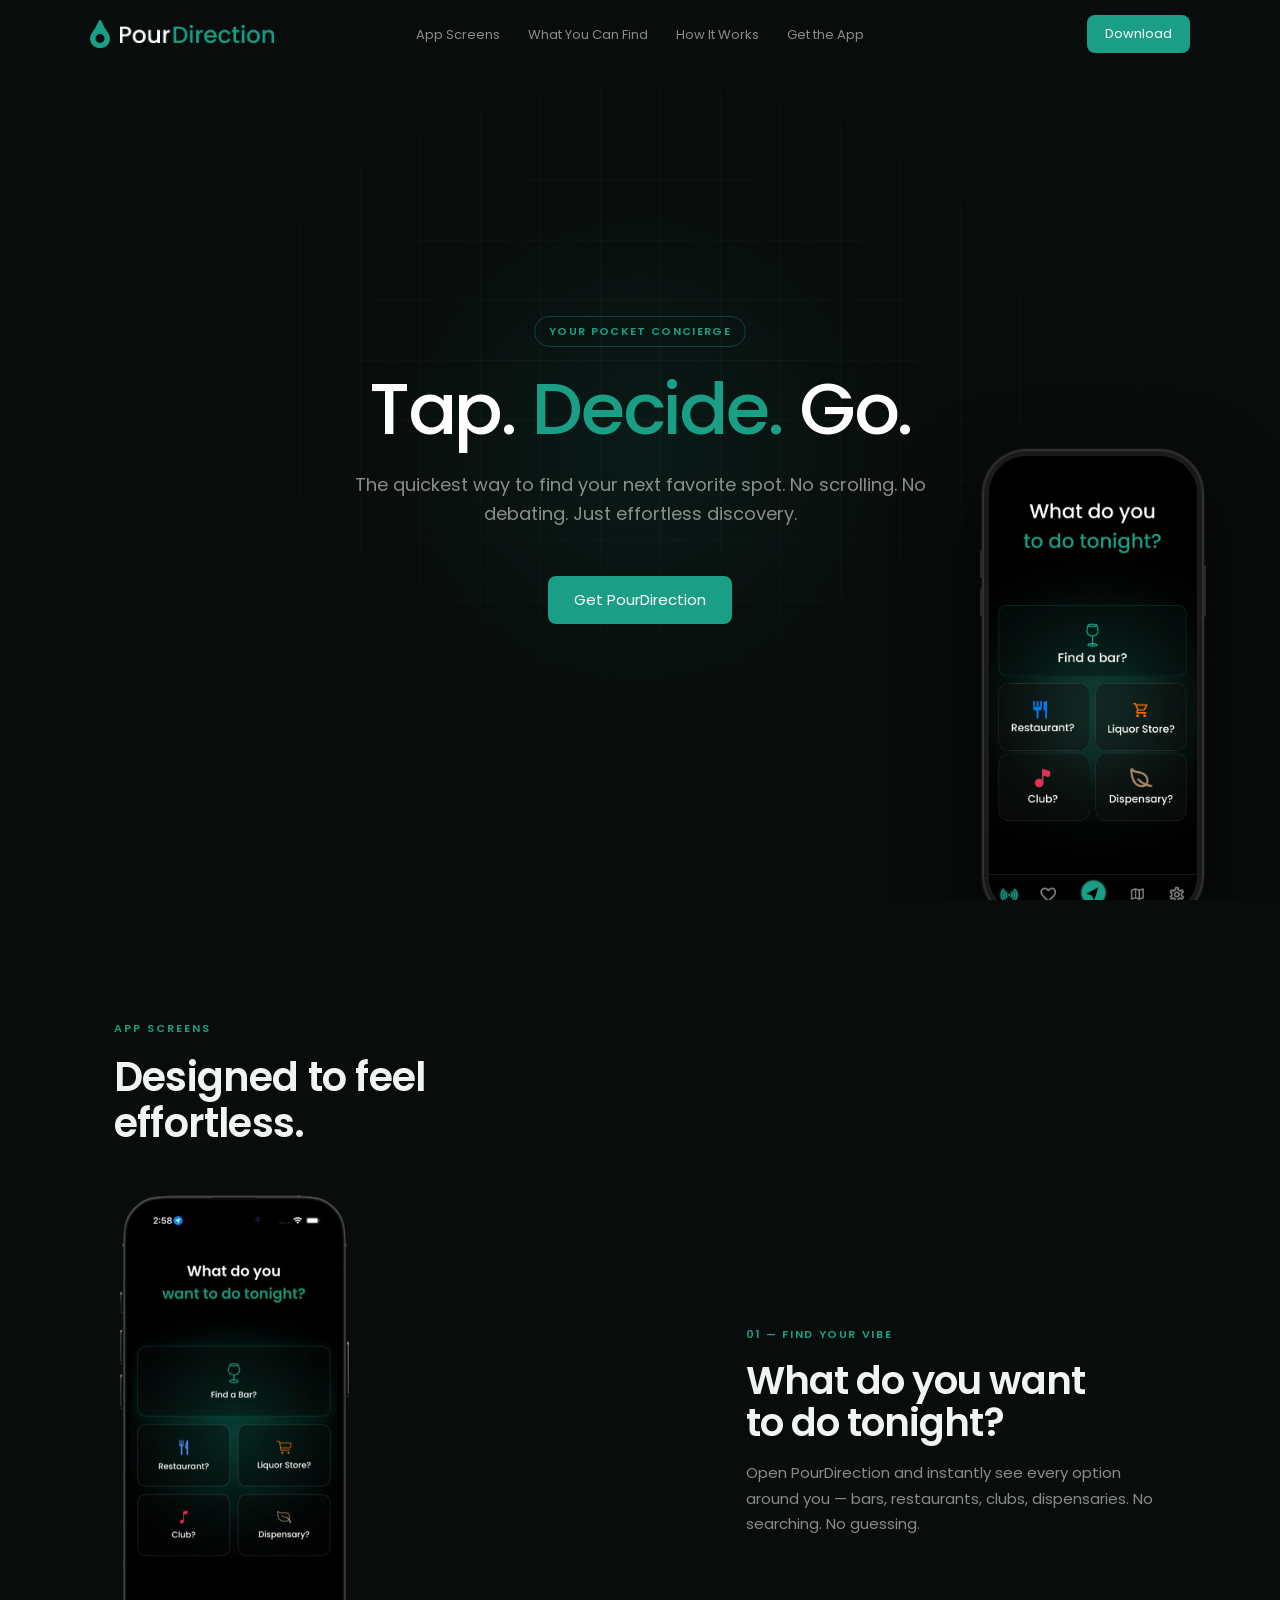
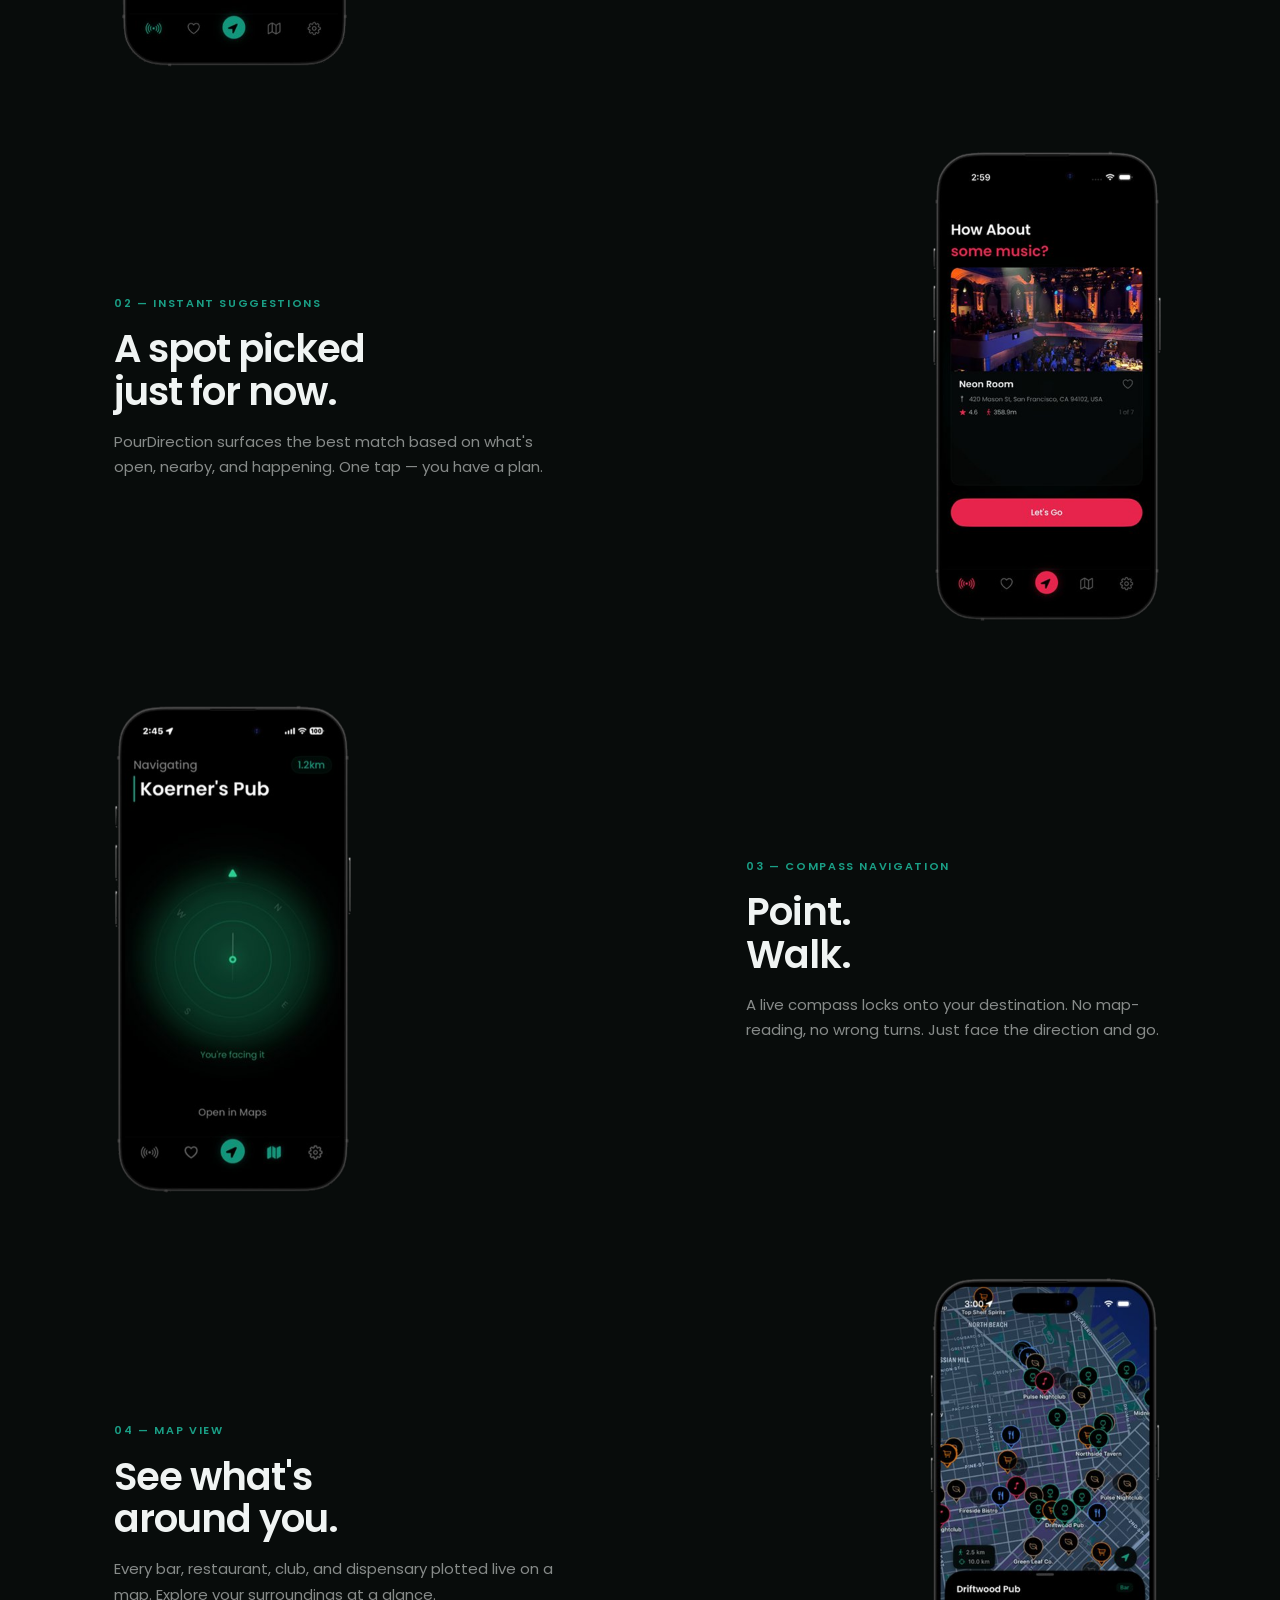
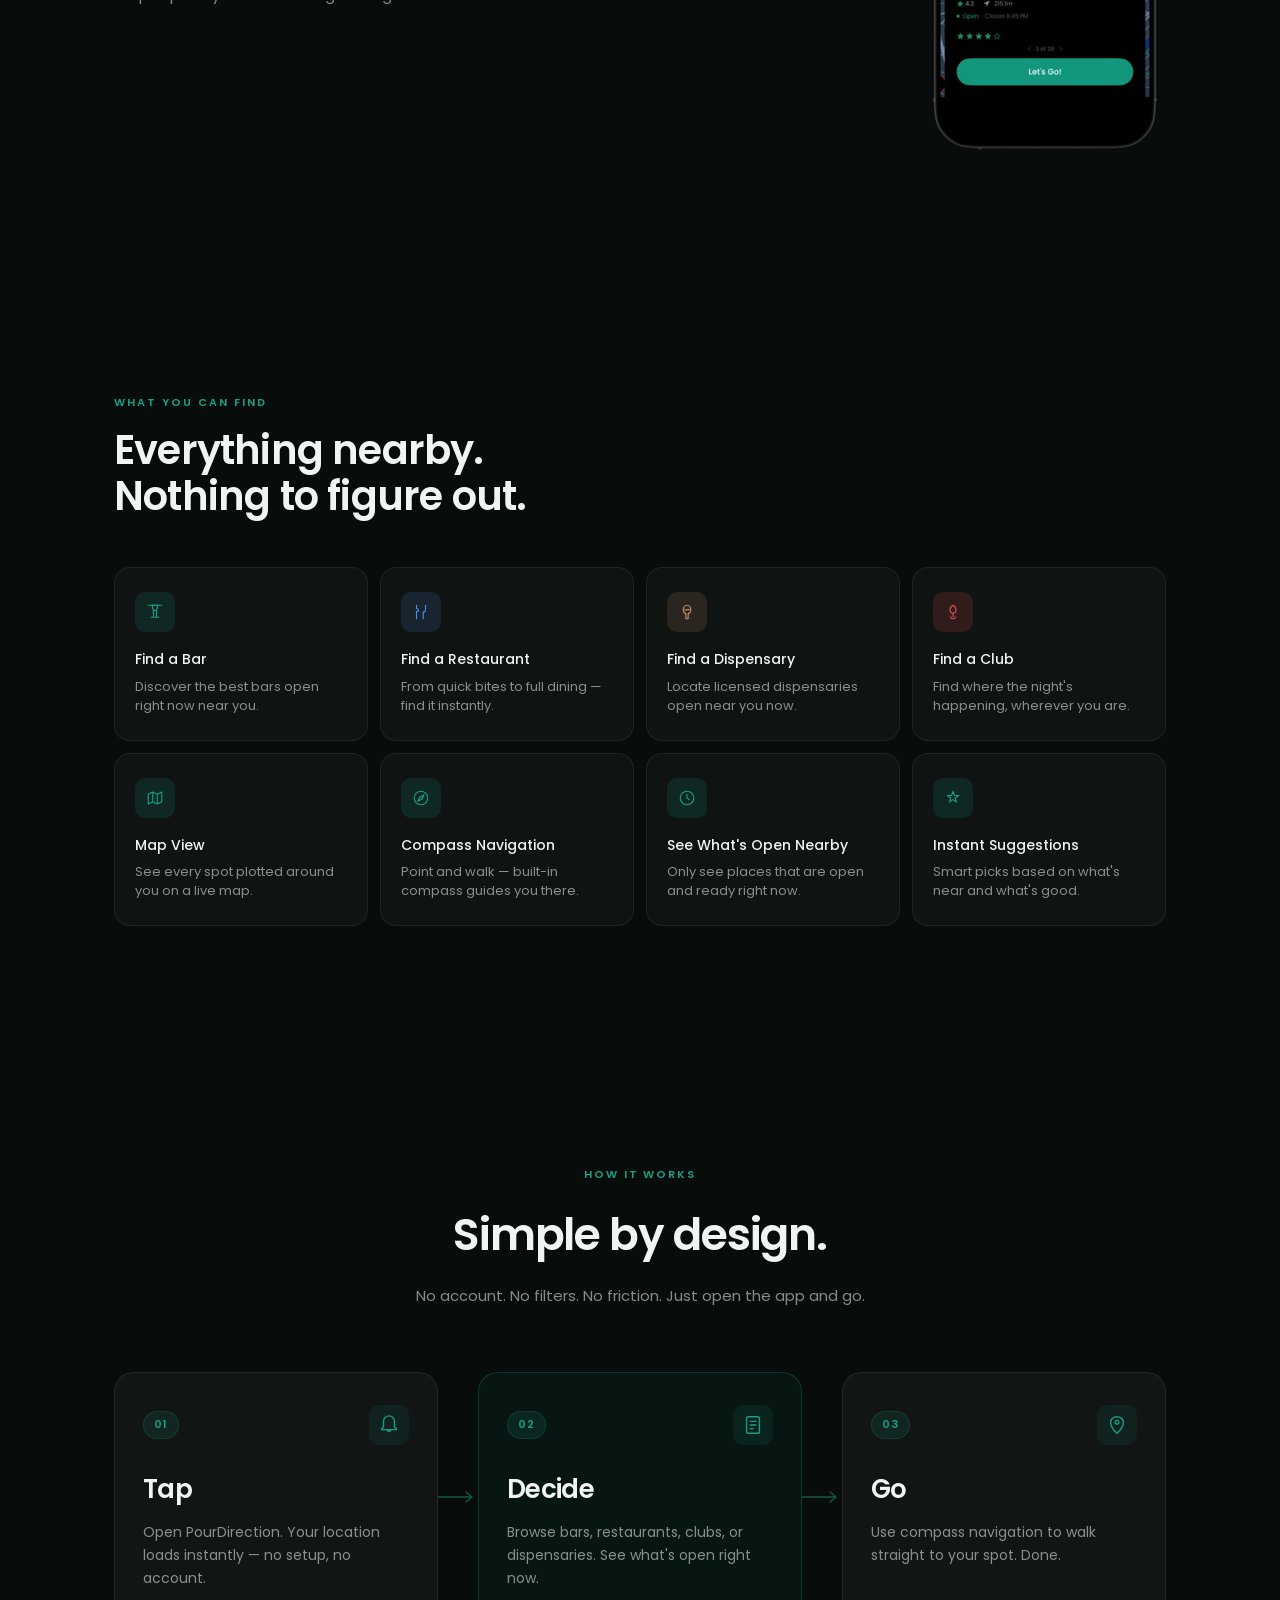
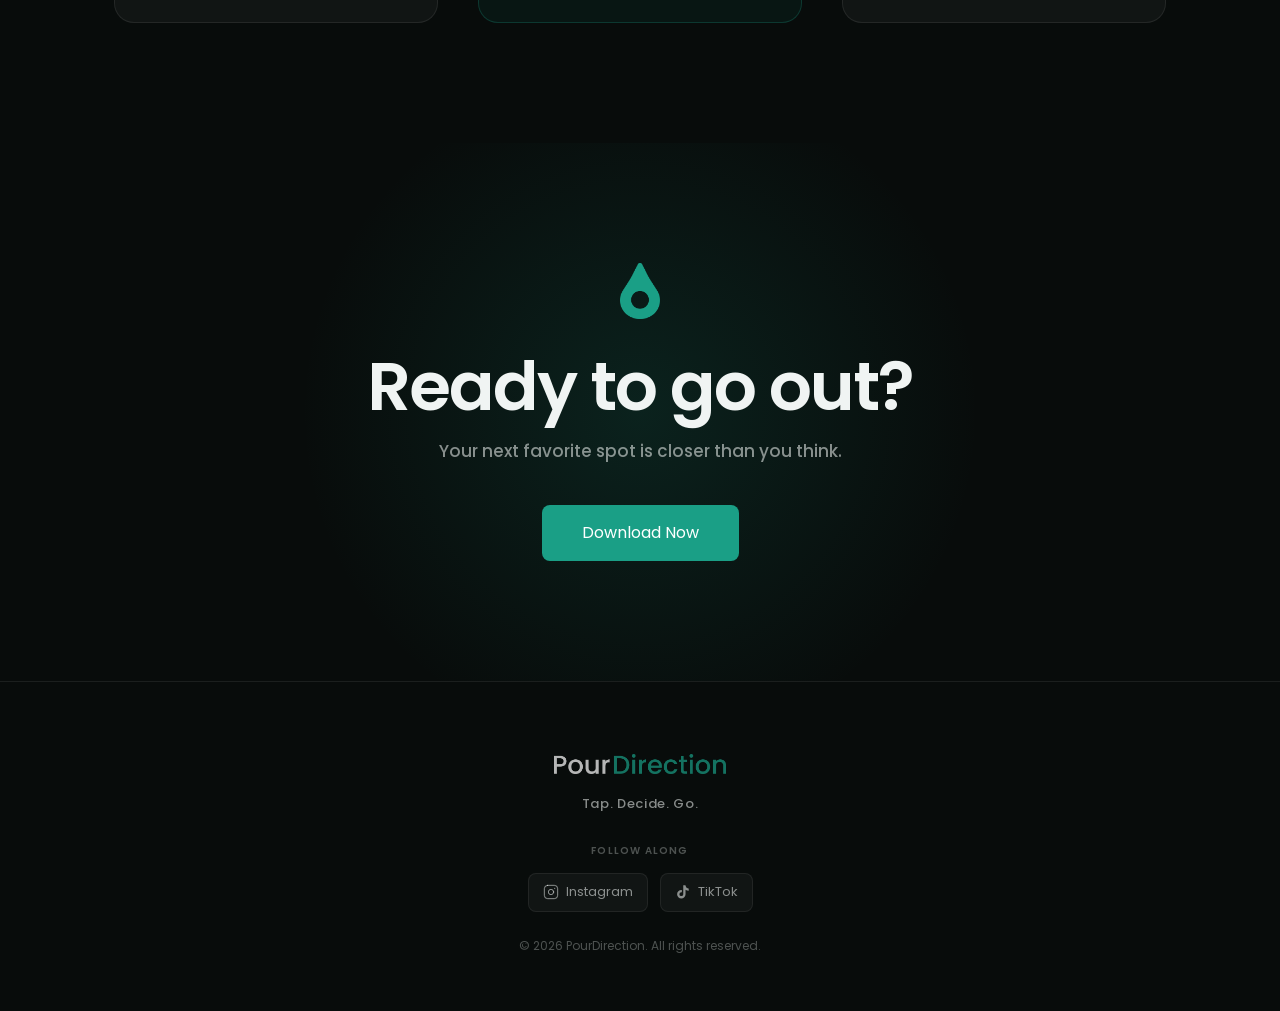
<file: index.html>
<!DOCTYPE html>
<html lang="en">
<head>
  <meta charset="UTF-8" />
  <meta name="viewport" content="width=device-width, initial-scale=1.0" />

  <!-- Primary SEO -->
  <title>PourDirection — Bar Finder &amp; Nightlife App | Find Bars, Restaurants &amp; Clubs Near You</title>
  <meta name="description" content="PourDirection is the fastest way to find bars, restaurants, clubs, and dispensaries near you. Tap, decide, and go — no scrolling, no debating. Your pocket nightlife concierge." />
  <meta name="keywords" content="bar finder app, find a bar near me, nightlife app, restaurant finder, club finder, dispensary finder, going out app, bar compass app, beer app, night out app, best bar app, what to do tonight app" />
  <meta name="author" content="PourDirection" />
  <meta name="robots" content="index, follow" />
  <link rel="canonical" href="https://pourdirection.netlify.app/" />
  <link rel="sitemap" type="application/xml" href="/sitemap.xml" />

  <!-- Open Graph (Facebook, iMessage, Slack previews) -->
  <meta property="og:type" content="website" />
  <meta property="og:url" content="https://pourdirection.netlify.app/" />
  <meta property="og:title" content="PourDirection — Find Bars, Restaurants &amp; Clubs Near You" />
  <meta property="og:description" content="The quickest way to find your next favorite spot. No scrolling. No debating. Just effortless discovery — bars, restaurants, clubs, dispensaries." />
  <meta property="og:image" content="https://pourdirection.netlify.app/assets/images/logo-wordmark.png" />
  <meta property="og:site_name" content="PourDirection" />

  <!-- Twitter / X Card -->
  <meta name="twitter:card" content="summary_large_image" />
  <meta name="twitter:title" content="PourDirection — Find Bars, Restaurants &amp; Clubs Near You" />
  <meta name="twitter:description" content="The quickest way to find your next favorite spot. Tap. Decide. Go." />
  <meta name="twitter:image" content="https://pourdirection.netlify.app/assets/images/logo-wordmark.png" />

  <!-- Structured Data — Mobile App -->
  <script type="application/ld+json">
  {
    "@context": "https://schema.org",
    "@type": "MobileApplication",
    "name": "PourDirection",
    "description": "PourDirection is the fastest way to find bars, restaurants, clubs, and dispensaries near you. Tap, decide, and go — your pocket nightlife concierge.",
    "applicationCategory": "LifestyleApplication",
    "operatingSystem": "iOS, Android",
    "offers": {
      "@type": "Offer",
      "price": "0",
      "priceCurrency": "USD"
    },
    "aggregateRating": {
      "@type": "AggregateRating",
      "ratingValue": "5",
      "ratingCount": "1"
    },
    "url": "https://pourdirection.netlify.app/",
    "sameAs": [
      "https://www.instagram.com/pourdirection",
      "https://www.tiktok.com/@pourdirection"
    ]
  }
  </script>

  <!-- Structured Data — Organization -->
  <script type="application/ld+json">
  {
    "@context": "https://schema.org",
    "@type": "Organization",
    "name": "PourDirection",
    "url": "https://pourdirection.netlify.app/",
    "logo": "https://pourdirection.netlify.app/favicon.svg",
    "sameAs": [
      "https://www.instagram.com/pourdirection",
      "https://www.tiktok.com/@pourdirection"
    ]
  }
  </script>

  <link rel="preconnect" href="https://fonts.googleapis.com" />
  <link rel="preconnect" href="https://fonts.gstatic.com" crossorigin />
  <link href="https://fonts.googleapis.com/css2?family=Poppins:wght@400;500;600;700;800&display=swap" rel="stylesheet" />
  <link rel="icon" type="image/svg+xml" href="favicon.svg" />
  <link rel="stylesheet" href="styles.css" />
</head>
<body>

  <!-- ============================================================
       NAV
  ============================================================ -->
  <nav class="nav" id="nav">
    <div class="nav-inner">
      <a href="#" class="nav-logo">
        <img src="assets/images/logo-icon.png" alt="PourDirection icon" class="nav-logo-icon" />
        <img src="assets/images/logo-wordmark.png" alt="PourDirection" class="nav-logo-wordmark" />
      </a>

      <!-- Desktop nav links -->
      <ul class="nav-links">
        <li><a href="#screenshots" class="nav-link">App Screens</a></li>
        <li><a href="#features" class="nav-link">What You Can Find</a></li>
        <li><a href="#how" class="nav-link">How It Works</a></li>
        <li><a href="#cta" class="nav-link">Get the App</a></li>
      </ul>

      <div class="nav-right">
        <a href="https://apps.apple.com/ca/app/pourdirection/id6760478872" class="btn btn-sm">Download</a>
        <!-- Hamburger (mobile only) -->
        <button class="nav-hamburger" id="navHamburger" aria-label="Open menu" aria-expanded="false">
          <span></span><span></span><span></span>
        </button>
      </div>
    </div>

    <!-- Mobile drawer -->
    <div class="nav-drawer" id="navDrawer">
      <ul class="nav-drawer-links">
        <li><a href="#screenshots" class="nav-drawer-link">App Screens</a></li>
        <li><a href="#features" class="nav-drawer-link">What You Can Find</a></li>
        <li><a href="#how" class="nav-drawer-link">How It Works</a></li>
        <li><a href="#cta" class="nav-drawer-link">Ready to Go Out</a></li>
      </ul>
    </div>
  </nav>

  <!-- ============================================================
       HERO
  ============================================================ -->
  <section class="hero" id="hero">
    <!-- Background grid texture -->
    <div class="hero-grid" aria-hidden="true"></div>
    <!-- Radial glow -->
    <div class="hero-glow" aria-hidden="true"></div>

    <div class="hero-content">
      <!-- Badge -->
      <div class="hero-badge fade-up">Your Pocket Concierge</div>

      <!-- Headline -->
      <h1 class="hero-headline fade-up delay-1">
        Tap. <span style="color: #1A9F86;">Decide.</span> Go.
      </h1>

      <!-- Subtext -->
      <p class="hero-sub fade-up delay-2">
        The quickest way to find your next favorite spot. No scrolling. No debating. Just effortless discovery.
      </p>

      <div class="hero-ctas fade-up delay-3">
        <a href="https://apps.apple.com/ca/app/pourdirection/id6760478872" class="btn btn-primary">Get PourDirection</a>
      </div>
    </div>

    <!-- iPhone mockup -->
    <div class="hero-phone fade-up delay-2">
      <div class="iphone">
        <div class="iphone-btn iphone-btn--vol-up"></div>
        <div class="iphone-btn iphone-btn--vol-down"></div>
        <div class="iphone-btn iphone-btn--power"></div>
        <div class="iphone-screen">
          <div class="iphone-island"></div>
          <img src="assets/images/screen-whattodo.png" alt="PourDirection app screen" class="iphone-screenshot" />
        </div>
      </div>
    </div>
  </section>

  <!-- ============================================================
       APP SCREENS
  ============================================================ -->
  <section class="screenshots" id="screenshots">
    <div class="container">
      <div class="section-label fade-up">App Screens</div>
      <h2 class="section-headline fade-up delay-1">Designed to feel<br />effortless.</h2>

      <div class="app-showcase">

        <!-- Row 1: Home — image left -->
        <div class="app-row fade-up" style="display:flex;flex-direction:row;align-items:center;justify-content:space-between;gap:60px;">
          <div class="app-row-image" style="flex:0 0 240px;width:240px;overflow:hidden;">
            <img src="assets/App_screnes/MainLanding_no_bg.png" alt="Home screen" style="width:240px;height:auto;display:block;border-radius:20px;" />
          </div>
          <div class="app-row-text" style="flex:0 0 auto;width:420px;min-width:0;">
            <span class="app-row-tag">01 — Find Your Vibe</span>
            <h3 class="app-row-headline">What do you want<br />to do tonight?</h3>
            <p class="app-row-desc">Open PourDirection and instantly see every option around you — bars, restaurants, clubs, dispensaries. No searching. No guessing.</p>
          </div>
        </div>

        <!-- Row 2: Suggestion — image right -->
        <div class="app-row app-row--reverse fade-up" style="display:flex;flex-direction:row-reverse;align-items:center;gap:96px;">
          <div class="app-row-image" style="flex:0 0 240px;width:240px;overflow:hidden;">
            <img src="assets/App_screnes/Suggestions_view_no_bg.png" alt="Suggestion screen" style="width:240px;height:auto;display:block;border-radius:20px;" />
          </div>
          <div class="app-row-text" style="flex:1;min-width:0;">
            <span class="app-row-tag">02 — Instant Suggestions</span>
            <h3 class="app-row-headline">A spot picked<br />just for now.</h3>
            <p class="app-row-desc">PourDirection surfaces the best match based on what's open, nearby, and happening. One tap — you have a plan.</p>
          </div>
        </div>

        <!-- Row 3: Compass — image left -->
        <div class="app-row fade-up" style="display:flex;flex-direction:row;align-items:center;justify-content:space-between;gap:60px;">
          <div class="app-row-image" style="flex:0 0 240px;width:240px;overflow:hidden;">
            <img src="assets/App_screnes/Compass_no_border_HQ.png" alt="Compass navigation" style="width:240px;height:auto;display:block;border-radius:20px;" />
          </div>
          <div class="app-row-text" style="flex:0 0 auto;width:420px;min-width:0;">
            <span class="app-row-tag">03 — Compass Navigation</span>
            <h3 class="app-row-headline">Point.<br />Walk.</h3>
            <p class="app-row-desc">A live compass locks onto your destination. No map-reading, no wrong turns. Just face the direction and go.</p>
          </div>
        </div>

        <!-- Row 4: Map — image right -->
        <div class="app-row app-row--reverse fade-up" style="display:flex;flex-direction:row-reverse;align-items:center;gap:96px;">
          <div class="app-row-image" style="flex:0 0 240px;width:240px;overflow:hidden;">
            <img src="assets/App_screnes/MapView_no_border_HQ.png" alt="Map view" style="width:240px;height:auto;display:block;border-radius:20px;" />
          </div>
          <div class="app-row-text" style="flex:1;min-width:0;">
            <span class="app-row-tag">04 — Map View</span>
            <h3 class="app-row-headline">See what's<br />around you.</h3>
            <p class="app-row-desc">Every bar, restaurant, club, and dispensary plotted live on a map. Explore your surroundings at a glance.</p>
          </div>
        </div>

      </div>
    </div>
  </section>

  <!-- ============================================================
       FEATURES
  ============================================================ -->
  <section class="features" id="features">
    <div class="container">
      <div class="section-label fade-up">What you can find</div>
      <!-- Replace section headline here -->
      <h2 class="section-headline fade-up delay-1">Everything nearby.<br />Nothing to figure out.</h2>

      <div class="features-grid">

        <!-- Bar — teal -->
        <div class="feature-card fade-up" style="--card-accent: #1A9F86;">
          <div class="feature-icon">
            <svg viewBox="0 0 24 24" fill="none"><path d="M8 3H16L14 10H10L8 3Z" stroke="currentColor" stroke-width="1.5" stroke-linejoin="round"/><path d="M10 10V19M14 10V19" stroke="currentColor" stroke-width="1.5" stroke-linecap="round"/><path d="M7 19H17" stroke="currentColor" stroke-width="1.5" stroke-linecap="round"/><path d="M3 3H21" stroke="currentColor" stroke-width="1.5" stroke-linecap="round"/></svg>
          </div>
          <h3 class="feature-name">Find a Bar</h3>
          <p class="feature-desc">Discover the best bars open right now near you.</p>
        </div>

        <!-- Restaurant — blue -->
        <div class="feature-card fade-up delay-1" style="--card-accent: #4A8FE2;">
          <div class="feature-icon">
            <svg viewBox="0 0 24 24" fill="none"><path d="M18 3V9C18 10.657 16.657 12 15 12V21" stroke="currentColor" stroke-width="1.5" stroke-linecap="round"/><path d="M6 3V7M6 11V21M6 7C6 7 9 8 9 11C9 11 9 11 6 11" stroke="currentColor" stroke-width="1.5" stroke-linecap="round" stroke-linejoin="round"/></svg>
          </div>
          <h3 class="feature-name">Find a Restaurant</h3>
          <p class="feature-desc">From quick bites to full dining — find it instantly.</p>
        </div>

        <!-- Dispensary — warm tan -->
        <div class="feature-card fade-up delay-2" style="--card-accent: #C4956A;">
          <div class="feature-icon">
            <svg viewBox="0 0 24 24" fill="none"><path d="M12 3C9 3 7 6 7 9C7 11.5 8.5 13.5 10.5 14.5V21H13.5V14.5C15.5 13.5 17 11.5 17 9C17 6 15 3 12 3Z" stroke="currentColor" stroke-width="1.5" stroke-linejoin="round"/><path d="M9 9C9 9 10.5 10 12 9C13.5 8 15 9 15 9" stroke="currentColor" stroke-width="1.5" stroke-linecap="round"/></svg>
          </div>
          <h3 class="feature-name">Find a Dispensary</h3>
          <p class="feature-desc">Locate licensed dispensaries open near you now.</p>
        </div>

        <!-- Club — red/coral -->
        <div class="feature-card fade-up delay-3" style="--card-accent: #E05050;">
          <div class="feature-icon">
            <svg viewBox="0 0 24 24" fill="none"><path d="M9 18C9 18 8 21 12 21C16 21 15 18 15 18M12 3C12 3 8 5 8 9C8 12 10 13.5 12 14C14 13.5 16 12 16 9C16 5 12 3 12 3Z" stroke="currentColor" stroke-width="1.5" stroke-linejoin="round"/><path d="M12 14V18" stroke="currentColor" stroke-width="1.5" stroke-linecap="round"/></svg>
          </div>
          <h3 class="feature-name">Find a Club</h3>
          <p class="feature-desc">Find where the night's happening, wherever you are.</p>
        </div>

        <!-- Map View — teal -->
        <div class="feature-card fade-up" style="--card-accent: #1A9F86;">
          <div class="feature-icon">
            <svg viewBox="0 0 24 24" fill="none"><path d="M3 7L9 4L15 7L21 4V17L15 20L9 17L3 20V7Z" stroke="currentColor" stroke-width="1.5" stroke-linejoin="round"/><path d="M9 4V17M15 7V20" stroke="currentColor" stroke-width="1.5"/></svg>
          </div>
          <h3 class="feature-name">Map View</h3>
          <p class="feature-desc">See every spot plotted around you on a live map.</p>
        </div>

        <!-- Compass — teal -->
        <div class="feature-card fade-up delay-1" style="--card-accent: #1A9F86;">
          <div class="feature-icon">
            <svg viewBox="0 0 24 24" fill="none"><circle cx="12" cy="12" r="9" stroke="currentColor" stroke-width="1.5"/><path d="M16.243 7.757L13.414 13.414L7.757 16.243L10.586 10.586L16.243 7.757Z" stroke="currentColor" stroke-width="1.5" stroke-linejoin="round"/><circle cx="12" cy="12" r="1" fill="currentColor"/></svg>
          </div>
          <h3 class="feature-name">Compass Navigation</h3>
          <p class="feature-desc">Point and walk — built-in compass guides you there.</p>
        </div>

        <!-- Open Nearby — teal -->
        <div class="feature-card fade-up delay-2" style="--card-accent: #1A9F86;">
          <div class="feature-icon">
            <svg viewBox="0 0 24 24" fill="none"><circle cx="12" cy="12" r="9" stroke="currentColor" stroke-width="1.5"/><path d="M12 7V12L15 14" stroke="currentColor" stroke-width="1.5" stroke-linecap="round" stroke-linejoin="round"/></svg>
          </div>
          <h3 class="feature-name">See What's Open Nearby</h3>
          <p class="feature-desc">Only see places that are open and ready right now.</p>
        </div>

        <!-- Suggestions — teal -->
        <div class="feature-card fade-up delay-3" style="--card-accent: #1A9F86;">
          <div class="feature-icon">
            <svg viewBox="0 0 24 24" fill="none"><path d="M12 3L13.8 8.6H19.6L14.9 11.9L16.7 17.5L12 14.2L7.3 17.5L9.1 11.9L4.4 8.6H10.2L12 3Z" stroke="currentColor" stroke-width="1.5" stroke-linejoin="round"/></svg>
          </div>
          <h3 class="feature-name">Instant Suggestions</h3>
          <p class="feature-desc">Smart picks based on what's near and what's good.</p>
        </div>

      </div>
    </div>
  </section>

  <!-- ============================================================
       HOW IT WORKS
  ============================================================ -->
  <section class="how" id="how">
    <div class="container">

      <div class="how-header fade-up">
        <div class="section-label">How it works</div>
        <h2 class="how-headline">Simple by design.</h2>
        <p class="how-sub">No account. No filters. No friction. Just open the app and go.</p>
      </div>

      <!-- Connected steps row -->
      <div class="steps">

        <!-- Step 1 -->
        <div class="step fade-up">
          <div class="step-card">
            <div class="step-top">
              <span class="step-chip">01</span>
              <div class="step-icon">
                <svg viewBox="0 0 24 24" fill="none" width="22" height="22">
                  <path d="M12 2C8.686 2 6 4.686 6 8V14L4 16V17H20V16L18 14V8C18 4.686 15.314 2 12 2Z" stroke="currentColor" stroke-width="1.5" stroke-linejoin="round"/>
                  <path d="M10 17C10 18.105 10.895 19 12 19C13.105 19 14 18.105 14 17" stroke="currentColor" stroke-width="1.5"/>
                </svg>
              </div>
            </div>
            <h3 class="step-title">Tap</h3>
            <p class="step-desc">Open PourDirection. Your location loads instantly — no setup, no account.</p>
          </div>
          <!-- Arrow connector -->
          <div class="step-arrow" aria-hidden="true">
            <svg viewBox="0 0 40 16" fill="none" width="40" height="16">
              <path d="M0 8H34M34 8L28 3M34 8L28 13" stroke="#1A9F86" stroke-width="1.5" stroke-linecap="round" stroke-linejoin="round" opacity="0.5"/>
            </svg>
          </div>
        </div>

        <!-- Step 2 -->
        <div class="step fade-up delay-1">
          <div class="step-card step-card--active">
            <div class="step-top">
              <span class="step-chip">02</span>
              <div class="step-icon">
                <svg viewBox="0 0 24 24" fill="none" width="22" height="22">
                  <rect x="5" y="3" width="14" height="18" rx="2" stroke="currentColor" stroke-width="1.5"/>
                  <path d="M9 8H15M9 12H15M9 16H12" stroke="currentColor" stroke-width="1.5" stroke-linecap="round"/>
                </svg>
              </div>
            </div>
            <h3 class="step-title">Decide</h3>
            <p class="step-desc">Browse bars, restaurants, clubs, or dispensaries. See what's open right now.</p>
          </div>
          <div class="step-arrow" aria-hidden="true">
            <svg viewBox="0 0 40 16" fill="none" width="40" height="16">
              <path d="M0 8H34M34 8L28 3M34 8L28 13" stroke="#1A9F86" stroke-width="1.5" stroke-linecap="round" stroke-linejoin="round" opacity="0.5"/>
            </svg>
          </div>
        </div>

        <!-- Step 3 -->
        <div class="step fade-up delay-2">
          <div class="step-card">
            <div class="step-top">
              <span class="step-chip">03</span>
              <div class="step-icon">
                <svg viewBox="0 0 24 24" fill="none" width="22" height="22">
                  <path d="M12 21C12 21 5 15 5 9C5 5.686 8.134 3 12 3C15.866 3 19 5.686 19 9C19 15 12 21 12 21Z" stroke="currentColor" stroke-width="1.5" stroke-linejoin="round"/>
                  <circle cx="12" cy="9" r="2" stroke="currentColor" stroke-width="1.5"/>
                </svg>
              </div>
            </div>
            <h3 class="step-title">Go</h3>
            <p class="step-desc">Use compass navigation to walk straight to your spot. Done.</p>
          </div>
        </div>

      </div>
    </div>
  </section>

  <!-- ============================================================
       FINAL CTA
  ============================================================ -->
  <section class="cta-section" id="cta">
    <div class="cta-glow" aria-hidden="true"></div>
    <div class="container cta-inner">

      <!-- Replace logo here if needed -->
      <img src="assets/images/logo-icon.png" alt="PourDirection" class="cta-logo fade-up" />

      <!-- Replace final CTA headline -->
      <h2 class="cta-headline fade-up delay-1">Ready to go out?</h2>
      <!-- Replace CTA subtext -->
      <p class="cta-sub fade-up delay-2">Your next favorite spot is closer than you think.</p>

      <!-- Primary CTA button -->
      <a href="https://apps.apple.com/ca/app/pourdirection/id6760478872" class="btn btn-primary btn-large fade-up delay-3">Download Now</a>

    </div>
  </section>

  <!-- ============================================================
       FOOTER
  ============================================================ -->
  <footer class="footer">
    <div class="container footer-inner">
      <img src="assets/images/logo-wordmark.png" alt="PourDirection" class="footer-logo" />
      <p class="footer-tag">Tap. Decide. Go.</p>

      <!-- Social links -->
      <div class="footer-social">
        <span class="footer-social-label">Follow along</span>
        <div class="footer-social-links">
          <a href="https://www.instagram.com/pourdirection" target="_blank" rel="noopener" class="footer-social-link">
            <svg width="16" height="16" viewBox="0 0 24 24" fill="none" stroke="currentColor" stroke-width="1.5" stroke-linecap="round" stroke-linejoin="round">
              <rect x="2" y="2" width="20" height="20" rx="5" ry="5"/>
              <circle cx="12" cy="12" r="4"/>
              <circle cx="17.5" cy="6.5" r="1" fill="currentColor" stroke="none"/>
            </svg>
            Instagram
          </a>
          <a href="https://www.tiktok.com/@pourdirection" target="_blank" rel="noopener" class="footer-social-link">
            <svg width="16" height="16" viewBox="0 0 24 24" fill="currentColor">
              <path d="M19.59 6.69a4.83 4.83 0 0 1-3.77-4.25V2h-3.45v13.67a2.89 2.89 0 0 1-2.88 2.5 2.89 2.89 0 0 1-2.89-2.89 2.89 2.89 0 0 1 2.89-2.89c.28 0 .54.04.79.1V9.01a6.33 6.33 0 0 0-.79-.05 6.34 6.34 0 0 0-6.34 6.34 6.34 6.34 0 0 0 6.34 6.34 6.34 6.34 0 0 0 6.33-6.34V8.69a8.18 8.18 0 0 0 4.78 1.52V6.76a4.85 4.85 0 0 1-1.01-.07z"/>
            </svg>
            TikTok
          </a>
        </div>
      </div>

      <p class="footer-legal">&copy; 2026 PourDirection. All rights reserved.</p>
    </div>
  </footer>

  <script src="script.js"></script>
</body>
</html>
</file>
<file: styles.css>
/* ============================================================
   POURDIRECTION — MARKETING SITE
   styles.css
   ============================================================ */

/* ------------------------------------------------------------
   CSS VARIABLES — Edit brand colors and fonts here
   ------------------------------------------------------------ */
:root {
  /* Brand colors */
  --accent: #1A9F86;
  --accent-light: #22c4a5;
  --accent-dim: rgba(26, 159, 134, 0.15);
  --accent-glow: rgba(26, 159, 134, 0.35);

  /* Backgrounds */
  --bg-base: #060a09;
  --bg-surface: rgba(255, 255, 255, 0.04);
  --bg-surface-hover: rgba(255, 255, 255, 0.07);
  --bg-border: rgba(255, 255, 255, 0.08);

  /* Text */
  --text-primary: #f0f4f3;
  --text-secondary: rgba(240, 244, 243, 0.55);
  --text-muted: rgba(240, 244, 243, 0.3);

  /* Spacing */
  --section-padding: 120px;
  --container-width: 1100px;

  /* Radius */
  --radius-sm: 10px;
  --radius-md: 16px;
  --radius-lg: 24px;
  --radius-xl: 32px;

  /* Transitions */
  --ease: cubic-bezier(0.16, 1, 0.3, 1);
  --ease-fast: cubic-bezier(0.4, 0, 0.2, 1);
}

/* ------------------------------------------------------------
   RESET & BASE
   ------------------------------------------------------------ */
*, *::before, *::after {
  box-sizing: border-box;
  margin: 0;
  padding: 0;
}

html {
  scroll-behavior: smooth;
  font-size: 16px;
}

body {
  font-family: 'Poppins', sans-serif;
  font-weight: 400;
  color: var(--text-primary);
  line-height: 1.6;
  overflow-x: hidden;
  background: #080c0b;
  background-attachment: fixed;
}

img {
  display: block;
  max-width: 100%;
}

a {
  text-decoration: none;
  color: inherit;
}

/* ------------------------------------------------------------
   CONTAINER
   ------------------------------------------------------------ */
.container {
  width: 100%;
  max-width: var(--container-width);
  margin: 0 auto;
  padding: 0 24px;
}

/* ------------------------------------------------------------
   TYPOGRAPHY
   ------------------------------------------------------------ */
.section-label {
  font-size: 11px;
  font-weight: 600;
  letter-spacing: 0.18em;
  text-transform: uppercase;
  color: var(--accent);
  margin-bottom: 16px;
}

.section-headline {
  font-size: clamp(26px, 3.5vw, 40px);
  font-weight: 600;
  line-height: 1.15;
  letter-spacing: -0.02em;
  color: var(--text-primary);
  margin-bottom: 48px;
}

/* ------------------------------------------------------------
   BUTTONS
   ------------------------------------------------------------ */
.btn {
  display: inline-flex;
  align-items: center;
  gap: 8px;
  padding: 12px 26px;
  border-radius: 8px;
  font-family: 'Poppins', sans-serif;
  font-weight: 400;
  font-size: 15px;
  letter-spacing: 0;
  cursor: pointer;
  border: none;
  transition: transform 0.18s var(--ease), background 0.18s var(--ease), opacity 0.18s, color 0.18s;
  white-space: nowrap;
}

.btn-primary {
  background: var(--accent);
  color: #fff;
}

.btn-primary:hover {
  background: var(--accent-light);
  transform: translateY(-1px);
}

.btn-primary:active {
  transform: translateY(0px);
  background: var(--accent);
}

.btn-ghost {
  background: transparent;
  color: rgba(240, 244, 243, 0.7);
  border: 1px solid rgba(255,255,255,0.12);
}

.btn-ghost:hover {
  color: var(--text-primary);
  border-color: rgba(255,255,255,0.22);
}

.btn-sm {
  padding: 9px 18px;
  font-size: 13px;
  background: var(--accent);
  color: #fff;
}

.btn-sm:hover {
  background: var(--accent-light);
}

.btn-large {
  padding: 15px 40px;
  font-size: 16px;
}

.btn-play-icon {
  font-size: 9px;
  opacity: 0.6;
}

/* ------------------------------------------------------------
   NAV
   ------------------------------------------------------------ */
.nav {
  position: fixed;
  top: 0;
  left: 0;
  right: 0;
  z-index: 100;
  padding: 0 24px;
  transition: background 0.4s var(--ease), backdrop-filter 0.4s;
}

.nav.scrolled {
  background: rgba(6, 10, 9, 0.85);
  backdrop-filter: blur(24px);
  border-bottom: 1px solid var(--bg-border);
}

.nav-inner {
  max-width: var(--container-width);
  margin: 0 auto;
  height: 68px;
  display: grid;
  grid-template-columns: 1fr auto 1fr;
  align-items: center;
}


.nav-logo {
  display: flex;
  align-items: center;
  gap: 10px;
}

.nav-logo-icon {
  height: 28px;
  width: auto;
}

.nav-logo-wordmark {
  height: 18px;
  width: auto;
}

/* Desktop nav links */
.nav-links {
  display: flex;
  align-items: center;
  gap: 4px;
  list-style: none;
  margin: 0;
  padding: 0;
  justify-self: center;
}

.nav-link {
  font-size: 13px;
  font-weight: 400;
  color: var(--text-secondary);
  padding: 6px 12px;
  border-radius: 6px;
  transition: color 0.2s, background 0.2s;
  white-space: nowrap;
}

.nav-link:hover {
  color: var(--text-primary);
  background: rgba(255, 255, 255, 0.06);
}

/* Right side: download btn + hamburger */
.nav-right {
  display: flex;
  align-items: center;
  gap: 12px;
  justify-self: end;
}

/* Hamburger button — mobile only */
.nav-hamburger {
  display: none;
  flex-direction: column;
  justify-content: center;
  gap: 5px;
  width: 36px;
  height: 36px;
  background: rgba(255,255,255,0.06);
  border: 1px solid rgba(255,255,255,0.1);
  border-radius: 8px;
  cursor: pointer;
  padding: 8px;
}

.nav-hamburger span {
  display: block;
  width: 100%;
  height: 1.5px;
  background: var(--text-primary);
  border-radius: 2px;
  transition: transform 0.25s, opacity 0.25s;
  transform-origin: center;
}

/* Animate to X when open */
.nav-hamburger.open span:nth-child(1) { transform: translateY(6.5px) rotate(45deg); }
.nav-hamburger.open span:nth-child(2) { opacity: 0; }
.nav-hamburger.open span:nth-child(3) { transform: translateY(-6.5px) rotate(-45deg); }

/* Mobile drawer */
.nav-drawer {
  display: none;
  overflow: hidden;
  max-height: 0;
  transition: max-height 0.35s cubic-bezier(0.4, 0, 0.2, 1);
  border-top: 1px solid transparent;
  background: rgba(6, 10, 9, 0.97);
  backdrop-filter: blur(24px);
}

.nav-drawer.open {
  max-height: 320px;
  border-top-color: var(--bg-border);
}

.nav-drawer-links {
  list-style: none;
  margin: 0;
  padding: 12px 0 20px;
}

.nav-drawer-link {
  display: block;
  font-size: 16px;
  font-weight: 500;
  color: var(--text-secondary);
  padding: 14px 24px;
  transition: color 0.2s, background 0.2s;
}

.nav-drawer-link:hover {
  color: var(--text-primary);
  background: rgba(255,255,255,0.04);
}

@media (max-width: 860px) {
  .nav-inner {
    display: flex;
    justify-content: space-between;
    align-items: center;
  }

  .nav-links { display: none; }
  .nav-right .btn-sm { display: none; }
  .nav-hamburger { display: flex; }
  .nav-drawer { display: block; }
}

/* ------------------------------------------------------------
   HERO
   ------------------------------------------------------------ */
.hero {
  position: relative;
  min-height: 100svh;
  display: flex;
  align-items: center;
  justify-content: center;
  padding: 120px 24px 80px;
  overflow: hidden;
}

/* Subtle map/grid texture */
.hero-grid {
  position: absolute;
  inset: 0;
  background-image:
    linear-gradient(rgba(255, 255, 255, 0.03) 1px, transparent 1px),
    linear-gradient(90deg, rgba(255, 255, 255, 0.03) 1px, transparent 1px);
  background-size: 60px 60px;
  mask-image: radial-gradient(ellipse 70% 70% at 50% 40%, black 0%, transparent 100%);
  pointer-events: none;
}

/* Radial glow behind hero content */
.hero-glow {
  position: absolute;
  top: 50%;
  left: 50%;
  transform: translate(-50%, -50%);
  width: 600px;
  height: 600px;
  background: radial-gradient(circle, rgba(26, 159, 134, 0.1) 0%, transparent 65%);
  pointer-events: none;
}

.hero-content {
  position: relative;
  z-index: 2;
  text-align: center;
  max-width: 640px;
}

/* Badge pill */
.hero-badge {
  display: inline-flex;
  align-items: center;
  font-size: 11px;
  font-weight: 600;
  letter-spacing: 0.12em;
  text-transform: uppercase;
  color: var(--accent);
  border: 1px solid rgba(26, 159, 134, 0.35);
  border-radius: 100px;
  padding: 6px 14px;
  margin-bottom: 24px;
}

.hero-headline {
  font-size: clamp(36px, 6vw, 72px);
  font-weight: 500;
  line-height: 1.05;
  letter-spacing: -0.03em;
  color: #ffffff;
  white-space: nowrap;
  margin-bottom: 24px;
}

.hero-sub {
  font-size: clamp(15px, 2vw, 18px);
  font-weight: 400;
  color: var(--text-secondary);
  margin-bottom: 48px;
  line-height: 1.6;
}

.hero-ctas {
  display: flex;
  align-items: center;
  justify-content: center;
  gap: 16px;
  flex-wrap: wrap;
}

/* iPhone mockup */
.hero-phone {
  position: absolute;
  bottom: -20px;
  right: 6%;
  z-index: 2;
  pointer-events: none;
}

.iphone {
  position: relative;
  width: 220px;
  height: 470px;
  background: #1a1a1a;
  border-radius: 44px;
  box-shadow:
    0 0 0 1px #2e2e2e,
    0 0 0 2px #141414,
    0 32px 80px rgba(0,0,0,0.7),
    inset 0 0 0 1px #333;
  animation: phoneFloat 6s ease-in-out infinite;
}

@keyframes phoneFloat {
  0%, 100% { transform: translateY(0px) rotate(1.5deg); }
  50% { transform: translateY(-14px) rotate(1.5deg); }
}

/* Side buttons */
.iphone-btn {
  position: absolute;
  background: #2a2a2a;
  border-radius: 2px;
}

.iphone-btn--vol-up {
  left: -3px;
  top: 100px;
  width: 3px;
  height: 28px;
}

.iphone-btn--vol-down {
  left: -3px;
  top: 138px;
  width: 3px;
  height: 28px;
}

.iphone-btn--power {
  right: -3px;
  top: 115px;
  width: 3px;
  height: 52px;
}

/* Screen area */
.iphone-screen {
  position: absolute;
  inset: 6px;
  border-radius: 38px;
  overflow: hidden;
  background: #000;
}

/* Dynamic Island */
.iphone-island {
  position: absolute;
  top: 10px;
  left: 50%;
  transform: translateX(-50%);
  width: 80px;
  height: 24px;
  background: #000;
  border-radius: 20px;
  z-index: 10;
}

/* App screenshot fills the screen */
.iphone-screenshot {
  width: 100%;
  height: 100%;
  object-fit: cover;
  object-position: top center;
  display: block;
}

/* ------------------------------------------------------------
   FEATURES
   ------------------------------------------------------------ */
.features {
  padding: var(--section-padding) 0;
}

.features-grid {
  display: grid;
  grid-template-columns: repeat(4, 1fr);
  gap: 12px;
}

.feature-card {
  --card-accent: #1A9F86;
  background: rgba(255,255,255,0.03);
  border: 1px solid rgba(255,255,255,0.07);
  border-radius: 16px;
  padding: 24px 20px;
  transition: background 0.2s, border-color 0.2s, transform 0.2s var(--ease);
  cursor: default;
}

.feature-card:hover {
  background: rgba(255,255,255,0.055);
  border-color: color-mix(in srgb, var(--card-accent) 30%, transparent);
  transform: translateY(-3px);
}

.feature-icon {
  width: 40px;
  height: 40px;
  background: color-mix(in srgb, var(--card-accent) 15%, transparent);
  border-radius: 10px;
  display: flex;
  align-items: center;
  justify-content: center;
  margin-bottom: 16px;
  color: var(--card-accent);
}

.feature-icon svg {
  width: 18px;
  height: 18px;
}

.feature-name {
  font-size: 14px;
  font-weight: 500;
  color: var(--text-primary);
  margin-bottom: 6px;
}

.feature-desc {
  font-size: 13px;
  font-weight: 400;
  color: var(--text-secondary);
  line-height: 1.5;
}

/* ------------------------------------------------------------
   SCREENSHOTS
   ------------------------------------------------------------ */
.screenshots {
  padding: var(--section-padding) 0;
}

/* Stacked app screen rows */
.app-showcase {
  display: flex;
  flex-direction: column;
  gap: 80px;
}

.app-row {
  display: flex;
  flex-direction: row;
  gap: 56px;
  align-items: center;
}

/* Reverse: image goes to right */
.app-row--reverse {
  flex-direction: row-reverse;
}

.app-row-image {
  flex: 0 0 120px;
  width: 120px;
  overflow: hidden;
}

.app-row-image img {
  width: 120px;
  height: auto;
  display: block;
  border-radius: 16px;
}

.app-row-text {
  flex: 1;
  display: flex;
  flex-direction: column;
  gap: 16px;
  min-width: 0;
}

.app-row-tag {
  font-size: 11px;
  font-weight: 600;
  letter-spacing: 0.15em;
  text-transform: uppercase;
  color: var(--accent);
}

.app-row-headline {
  font-size: clamp(24px, 3vw, 40px);
  font-weight: 600;
  letter-spacing: -0.025em;
  line-height: 1.1;
  color: var(--text-primary);
}

.app-row-desc {
  font-size: 15px;
  font-weight: 400;
  color: var(--text-secondary);
  line-height: 1.7;
  max-width: 440px;
}

@media (max-width: 700px) {
  .app-row,
  .app-row--reverse {
    flex-direction: column !important;
    justify-content: flex-start !important;
    gap: 32px !important;
    padding-left: 0 !important;
  }

  .app-row-image {
    flex: 0 0 auto !important;
    width: 220px !important;
    align-self: center;
  }

  .app-row-image img {
    width: 220px !important;
    max-width: 220px !important;
  }

  .app-row-text {
    flex: 1 1 auto !important;
    width: 100% !important;
    text-align: center;
  }

  .app-showcase {
    gap: 64px;
  }
}

/* ------------------------------------------------------------
   HOW IT WORKS
   ------------------------------------------------------------ */
.how {
  padding: var(--section-padding) 0;
  position: relative;
}

/* Centered intro header */
.how-header {
  text-align: center;
  max-width: 520px;
  margin: 0 auto 64px;
}

.how-headline {
  font-size: clamp(28px, 4vw, 44px);
  font-weight: 600;
  letter-spacing: -0.025em;
  color: var(--text-primary);
  margin: 12px 0 14px;
}

.how-sub {
  font-size: 15px;
  font-weight: 400;
  color: var(--text-secondary);
  line-height: 1.6;
}

/* Steps row */
.steps {
  display: grid;
  grid-template-columns: 1fr 40px 1fr 40px 1fr;
  align-items: stretch;
  gap: 0;
}

/* Each step takes up 1fr; arrows are separate grid items */
.step {
  display: contents; /* let card + arrow each occupy their grid cell */
}

.step-card {
  background: rgba(255, 255, 255, 0.04);
  border: 1px solid rgba(255, 255, 255, 0.08);
  border-radius: 20px;
  padding: 32px 28px;
  height: 100%;
  box-sizing: border-box;
  transition: border-color 0.25s, background 0.25s, transform 0.25s var(--ease);
}

.step-card:hover {
  background: rgba(255, 255, 255, 0.07);
  border-color: rgba(26, 159, 134, 0.3);
  transform: translateY(-4px);
}

/* Active/highlighted middle step */
.step-card--active {
  background: rgba(26, 159, 134, 0.07);
  border-color: rgba(26, 159, 134, 0.25);
}

.step-card--active:hover {
  border-color: rgba(26, 159, 134, 0.45);
}

/* Top row: number chip + icon side by side */
.step-top {
  display: flex;
  align-items: center;
  justify-content: space-between;
  margin-bottom: 24px;
}

.step-chip {
  font-size: 11px;
  font-weight: 600;
  letter-spacing: 0.1em;
  color: var(--accent);
  background: rgba(26, 159, 134, 0.12);
  border: 1px solid rgba(26, 159, 134, 0.2);
  border-radius: 100px;
  padding: 4px 10px;
}

.step-icon {
  width: 40px;
  height: 40px;
  background: rgba(26, 159, 134, 0.1);
  border-radius: 10px;
  display: flex;
  align-items: center;
  justify-content: center;
  color: var(--accent);
}

.step-title {
  font-size: 26px;
  font-weight: 600;
  letter-spacing: -0.025em;
  color: var(--text-primary);
  margin-bottom: 10px;
}

.step-desc {
  font-size: 14px;
  font-weight: 400;
  color: var(--text-secondary);
  line-height: 1.65;
}

/* Arrow between steps — sits in its own 40px column, vertically centered */
.step-arrow {
  display: flex;
  align-items: center;
  justify-content: center;
  align-self: center;
}

/* ------------------------------------------------------------
   CTA SECTION
   ------------------------------------------------------------ */
.cta-section {
  padding: var(--section-padding) 0;
  position: relative;
  overflow: hidden;
}

.cta-glow {
  position: absolute;
  top: 50%;
  left: 50%;
  transform: translate(-50%, -50%);
  width: 800px;
  height: 800px;
  background: radial-gradient(circle, rgba(26, 159, 134, 0.15) 0%, transparent 60%);
  pointer-events: none;
}

.cta-inner {
  display: flex;
  flex-direction: column;
  align-items: center;
  text-align: center;
  position: relative;
  z-index: 2;
}

.cta-logo {
  height: 56px;
  width: auto;
  margin-bottom: 32px;
}

.cta-headline {
  font-size: clamp(40px, 7vw, 68px);
  font-weight: 600;
  letter-spacing: -0.03em;
  line-height: 1.05;
  margin-bottom: 16px;
  color: var(--text-primary);
}

.cta-sub {
  font-size: 17px;
  font-weight: 500;
  color: var(--text-secondary);
  margin-bottom: 40px;
}

.cta-divider {
  width: 1px;
  height: 60px;
  background: linear-gradient(180deg, var(--bg-border), transparent);
  margin: 40px 0;
}

/* Email capture */
.email-capture {
  width: 100%;
  max-width: 560px;
  display: flex;
  flex-direction: column;
  align-items: center;
  gap: 14px;
}

.email-label {
  font-size: 14px;
  font-weight: 400;
  color: var(--text-secondary);
}

.email-form {
  width: 100%;
  display: flex;
  gap: 8px;
  align-items: stretch;
}

.email-form .btn {
  padding: 0 20px;
  font-size: 13px;
  white-space: nowrap;
  flex-shrink: 0;
}

.email-input {
  flex: 1;
  background: rgba(255, 255, 255, 0.05);
  border: 1px solid var(--bg-border);
  border-radius: 8px;
  outline: none;
  font-family: 'Poppins', sans-serif;
  font-size: 14px;
  font-weight: 400;
  color: var(--text-primary);
  padding: 12px 16px;
  min-width: 0;
  transition: border-color 0.2s;
}

.email-input:focus {
  border-color: rgba(26, 159, 134, 0.5);
}

.email-input::placeholder {
  color: var(--text-muted);
}

.email-thanks {
  font-size: 13px;
  color: var(--accent-light);
  font-weight: 500;
  display: none;
  animation: fadeInUp 0.4s var(--ease);
}

.email-thanks.visible {
  display: block;
}

/* ------------------------------------------------------------
   FOOTER
   ------------------------------------------------------------ */
.footer {
  padding: 72px 24px 56px;
  border-top: 1px solid var(--bg-border);
}

.footer-inner {
  display: flex;
  flex-direction: column;
  align-items: center;
  gap: 20px;
  text-align: center;
}

.footer-logo {
  height: 20px;
  width: auto;
  opacity: 0.7;
}

.footer-tag {
  font-size: 13px;
  font-weight: 500;
  color: var(--text-secondary);
  letter-spacing: 0.05em;
}

.footer-legal {
  font-size: 12px;
  color: var(--text-muted);
}

.footer-social {
  display: flex;
  flex-direction: column;
  align-items: center;
  gap: 14px;
  margin: 8px 0 4px;
}

.footer-social-label {
  font-size: 10px;
  font-weight: 600;
  letter-spacing: 0.12em;
  text-transform: uppercase;
  color: var(--text-muted);
}

.footer-social-links {
  display: flex;
  gap: 12px;
}

.footer-social-link {
  display: inline-flex;
  align-items: center;
  gap: 7px;
  font-size: 13px;
  font-weight: 400;
  color: var(--text-secondary);
  background: rgba(255,255,255,0.04);
  border: 1px solid rgba(255,255,255,0.07);
  border-radius: 8px;
  padding: 8px 14px;
  transition: color 0.2s, border-color 0.2s, background 0.2s;
}

.footer-social-link:hover {
  color: var(--accent);
  border-color: rgba(26,159,134,0.3);
  background: rgba(26,159,134,0.06);
}

/* ------------------------------------------------------------
   ANIMATIONS
   ------------------------------------------------------------ */
.fade-up {
  opacity: 0;
  transform: translateY(28px);
  transition: opacity 0.7s var(--ease), transform 0.7s var(--ease);
}

.fade-up.visible {
  opacity: 1;
  transform: translateY(0);
}

.delay-1 { transition-delay: 0.1s; }
.delay-2 { transition-delay: 0.2s; }
.delay-3 { transition-delay: 0.3s; }
.delay-4 { transition-delay: 0.4s; }

@keyframes fadeInUp {
  from { opacity: 0; transform: translateY(10px); }
  to   { opacity: 1; transform: translateY(0); }
}

/* ------------------------------------------------------------
   RESPONSIVE — TABLET
   ------------------------------------------------------------ */
@media (max-width: 900px) {
  :root {
    --section-padding: 80px;
  }

  .features-grid {
    grid-template-columns: repeat(2, 1fr);
  }

  .steps {
    grid-template-columns: 1fr;
    gap: 16px;
  }

  .step-arrow {
    padding-top: 0;
    transform: rotate(90deg);
  }


  .hero-phone {
    display: none;
  }
}

/* ------------------------------------------------------------
   RESPONSIVE — MOBILE
   ------------------------------------------------------------ */
@media (max-width: 560px) {
  :root {
    --section-padding: 64px;
  }

  .hero {
    min-height: auto;
    padding: 180px 24px 60px;
    justify-content: flex-start;
    align-items: center;
  }

  .hero-content {
    text-align: center;
  }

  .hero-badge {
    margin: 0 auto 20px;
  }

  .hero-headline {
    white-space: normal;
    font-size: clamp(32px, 9vw, 52px);
    margin-bottom: 16px;
  }

  .hero-sub {
    font-size: 15px;
    margin-bottom: 32px;
  }

  .features-grid {
    grid-template-columns: 1fr 1fr;
    gap: 12px;
  }

  .feature-card {
    padding: 20px 16px;
  }

  .hero-ctas {
    flex-direction: column;
    align-items: stretch;
  }

  .hero-ctas .btn {
    justify-content: center;
  }

  .email-form {
    flex-direction: column;
    gap: 10px;
  }

  .email-input {
    font-size: 16px; /* prevent iOS zoom */
    width: 100%;
  }

  .email-form .btn {
    justify-content: center;
    width: 100%;
    padding: 14px 20px;
  }

  .section-headline {
    margin-bottom: 40px;
  }
}
</file>
